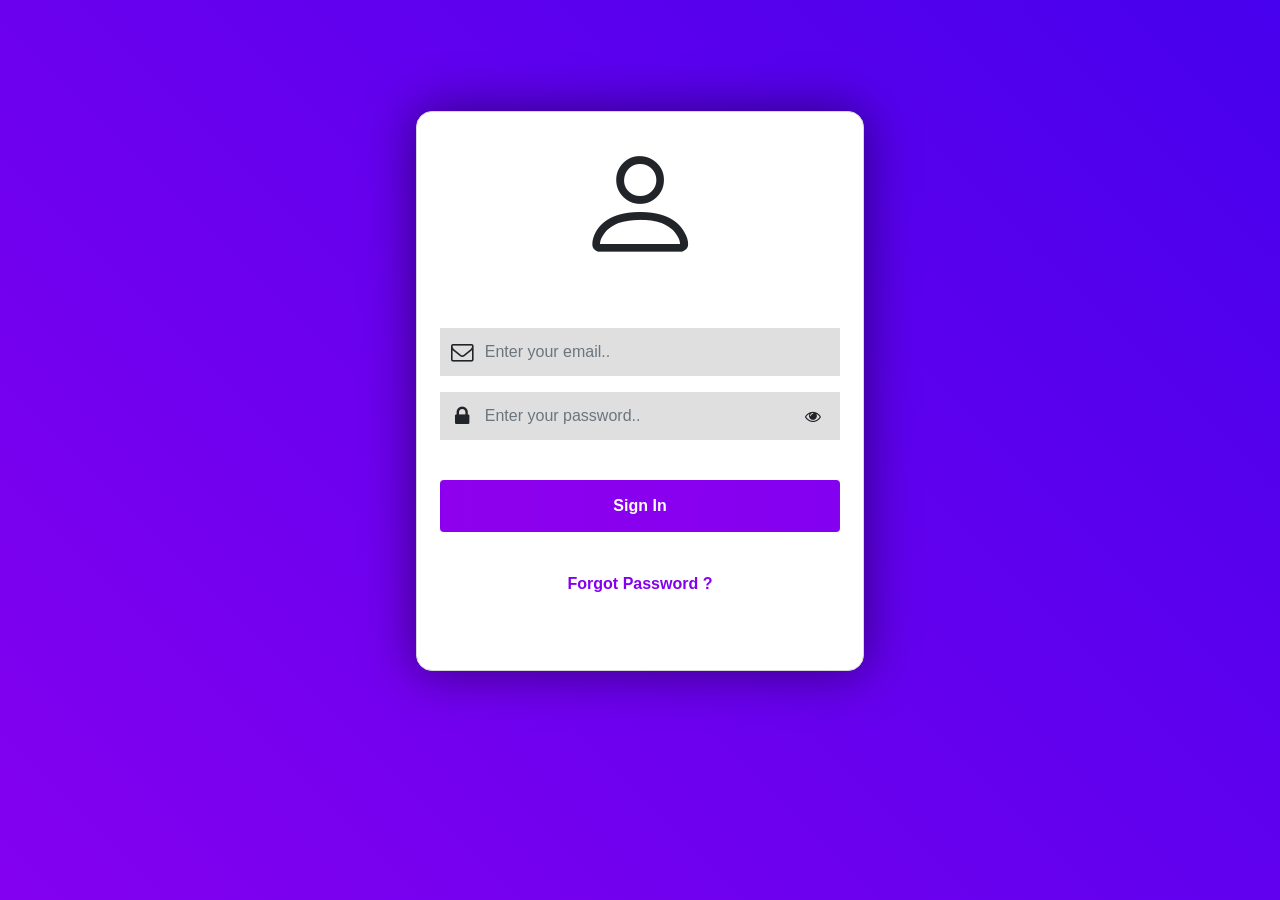
<file: index.html>
<!DOCTYPE html>
<html lang="en">
<head>
    <meta charset="UTF-8">
    <meta http-equiv="X-UA-Compatible" content="IE=edge">
    <meta name="viewport" content="width=device-width, initial-scale=1.0">
    <title>Paramounts Plasters Private Ltd</title>
    <link rel="stylesheet" href="https://cdn.jsdelivr.net/npm/bootstrap@4.6.0/dist/css/bootstrap.min.css" integrity="sha384-B0vP5xmATw1+K9KRQjQERJvTumQW0nPEzvF6L/Z6nronJ3oUOFUFpCjEUQouq2+l" crossorigin="anonymous">
    <link rel="stylesheet" href="https://cdnjs.cloudflare.com/ajax/libs/font-awesome/4.7.0/css/font-awesome.min.css" integrity="sha256-eZrrJcwDc/3uDhsdt61sL2oOBY362qM3lon1gyExkL0=" crossorigin="anonymous" />
    <link rel="stylesheet" href="https://cdn.jsdelivr.net/npm/bootstrap-icons@1.5.0/font/bootstrap-icons.css">
    <link rel="stylesheet" href="./css/style.css">
</head>
<body>
    <div class="bg-gradient">
        <div class="container">
            <div class="row">
                <div class="col-md-12">
                    <div class="user-login">
                        <i class="bi bi-person login-icon"></i>
                        <br>
                        <div class="row">
                            <div class="col-md-12">
                                <div class="form-group d-flex flex-lg-row align-items-center">
                                    <i class="fa fa-envelope-o fa-1x mr-2 input-icon" aria-hidden="true"></i>
                                    <input type="email" placeholder="Enter your email.." class="form-control paramount-control">
                                </div>
                                <div class="form-group d-flex flex-lg-row align-items-center">
                                    <i class="fa fa-lock fa-1x pl-1 input-icon" aria-hidden="true"></i>
                                    <input id="pass" type="password" placeholder="Enter your password.." class="form-control paramount-control">
                                    <i class="fa fa-eye eye-icon"  id="eyeball" ></i>
                                </div>
                                <br>
                                <div class="form-group">
                                    <a href="home.html" class="btn btn-block btn-purple" >Sign In</a>
                                </div>
                                <br>
                                <center><a href="#" class="forgot-password">Forgot Password ?</a></center>
                            </div>
                        </div>
                    </div>
                </div>
            </div>
        </div>
    </div>
    <!-- <nav class="navbar fixed-top shadow navbar-paramount navbar-expand-lg">
        <a href="home.html" class="navbar-brand text-white brand">Paramount Plasters</a>
    </nav> -->

  

    <script src="https://code.jquery.com/jquery-3.5.1.slim.min.js" integrity="sha384-DfXdz2htPH0lsSSs5nCTpuj/zy4C+OGpamoFVy38MVBnE+IbbVYUew+OrCXaRkfj" crossorigin="anonymous"></script>
    <script src="https://cdn.jsdelivr.net/npm/popper.js@1.16.1/dist/umd/popper.min.js" integrity="sha384-9/reFTGAW83EW2RDu2S0VKaIzap3H66lZH81PoYlFhbGU+6BZp6G7niu735Sk7lN" crossorigin="anonymous"></script>
    <script src="https://cdn.jsdelivr.net/npm/bootstrap@4.6.0/dist/js/bootstrap.min.js" integrity="sha384-+YQ4JLhjyBLPDQt//I+STsc9iw4uQqACwlvpslubQzn4u2UU2UFM80nGisd026JF" crossorigin="anonymous"></script>
    <script>
        const togglePassword = document.querySelector('#eyeball');
        const password = document.querySelector('#pass');
        togglePassword.addEventListener('click', function (e) {
            // toggle the type attribute
            const type = password.getAttribute('type') === 'password' ? 'text' : 'password';
            password.setAttribute('type', type);
            // toggle the eye / eye slash icon
            this.classList.toggle('fa-eye-slash');
        });
 
    </script>
</body>
</html>
</file>
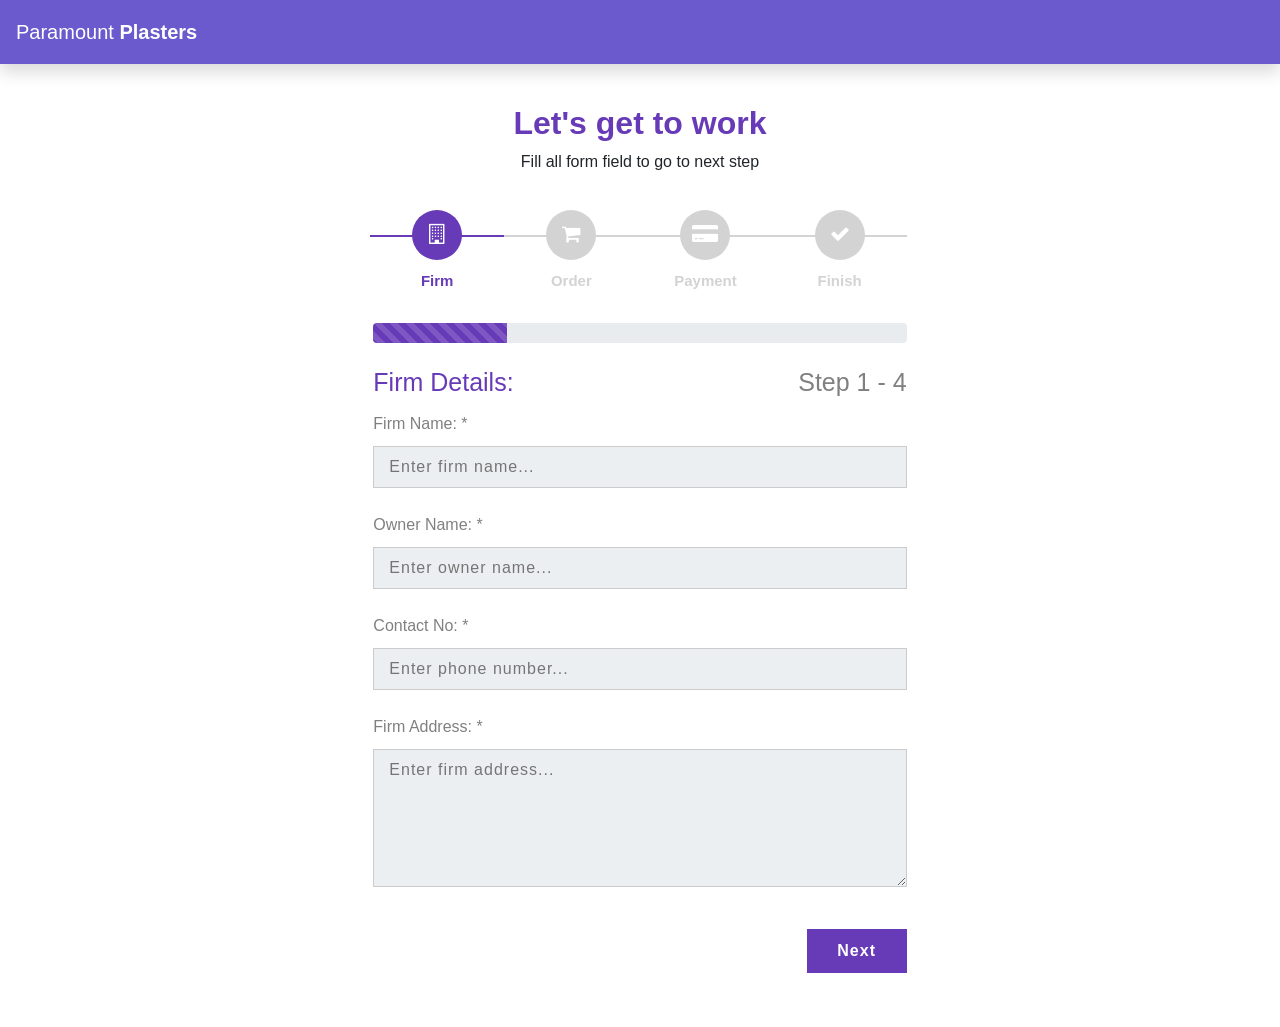
<file: entry.html>
<!DOCTYPE html>
<html lang="en">
  <head>
    <meta charset="UTF-8" />
    <meta http-equiv="X-UA-Compatible" content="IE=edge" />
    <meta name="viewport" content="width=device-width, initial-scale=1.0" />
    <title>Paramounts Plasters Private Ltd</title>
    <link
      rel="stylesheet"
      href="https://cdn.jsdelivr.net/npm/bootstrap@4.6.0/dist/css/bootstrap.min.css"
      integrity="sha384-B0vP5xmATw1+K9KRQjQERJvTumQW0nPEzvF6L/Z6nronJ3oUOFUFpCjEUQouq2+l"
      crossorigin="anonymous"
    />
    <link
      rel="stylesheet"
      href="https://cdnjs.cloudflare.com/ajax/libs/font-awesome/4.7.0/css/font-awesome.min.css"
      integrity="sha256-eZrrJcwDc/3uDhsdt61sL2oOBY362qM3lon1gyExkL0="
      crossorigin="anonymous"
    />
    <link
      rel="stylesheet"
      href="https://cdn.jsdelivr.net/npm/bootstrap-icons@1.5.0/font/bootstrap-icons.css"
    />
    <link rel="stylesheet" href="./css/style.css" />
  </head>

  <body>
    <nav class="navbar fixed-top shadow navbar-paramount navbar-expand-lg">
      <a href="home.html" class="navbar-brand text-white brand"
        >Paramount <b>Plasters</b></a
      >
    </nav>

    <div class="container-fluid mt-5">
      <div class="row justify-content-center">
        <div
          class="
            col-11 col-sm-9 col-md-7 col-lg-6 col-xl-5
            text-center
            p-0
            mt-3
            mb-2
          "
        >
          <div class="card px-0 pt-4 pb-0 mt-3 mb-3">
            <h2 id="heading"><strong>Let's get to work</strong></h2>
            <p>Fill all form field to go to next step</p>
            <form id="msform">
              <!-- progressbar -->
              <ul id="progressbar">
                <li class="active" id="account"><strong>Firm</strong></li>
                <li id="personal"><strong>Order</strong></li>
                <li id="payment"><strong>Payment</strong></li>
                <li id="confirm"><strong>Finish</strong></li>
              </ul>
              <div class="progress">
                <div
                  class="
                    progress-bar progress-bar-striped progress-bar-animated
                  "
                  role="progressbar"
                  aria-valuemin="0"
                  aria-valuemax="100"
                ></div>
              </div>
              <br />
              <!-- fieldsets -->
              <fieldset>
                <div class="form-card">
                  <div class="row">
                    <div class="col-7">
                      <h2 class="fs-title">Firm Details:</h2>
                    </div>
                    <div class="col-5">
                      <h2 class="steps">Step 1 - 4</h2>
                    </div>
                  </div>
                  <label class="fieldlabels">Firm Name: *</label>
                  <input type="name" name="fname" placeholder="Enter firm name..." />
                  <label class="fieldlabels">Owner Name: *</label>
                  <input type="text" name="oname" placeholder="Enter owner name..." />
                  <label class="fieldlabels">Contact No: *</label>
                  <input
                    type="number"
                    name="contact"
                    placeholder="Enter phone number..."
                  />
                  <label class="fieldlabels">Firm Address: *</label>
                  <textarea name="address" id="address" placeholder="Enter firm address..." rows="5"></textarea>
                  
                </div>
                <input
                  type="button"
                  name="next"
                  class="next action-button"
                  value="Next"
                />
              </fieldset>
              <fieldset>
                <div class="form-card">
                  <div class="row">
                    <div class="col-7">
                      <h2 class="fs-title">Order Details:</h2>
                    </div>
                    <div class="col-5">
                      <h2 class="steps">Step 2 - 4</h2>
                    </div>
                  </div>
                  <label class="fieldlabels">Product Name: *</label>
                  <input type="text" name="fname" placeholder="Product Name" />
                  <label class="fieldlabels">Order Quantity: *</label>
                  <input type="number" name="lname" placeholder="Quantity (in numbers)" />
                  <label class="fieldlabels">Order Size: *</label>
                  <input type="text" name="phno" placeholder="Order Size." />
                  <label class="fieldlabels">Total Amount: *</label>
                  <input
                    type="number"
                    name="totalAmt"
                    placeholder="Total Amount"
                  />
                </div>
                <input
                  type="button"
                  name="next"
                  class="next action-button"
                  value="Next"
                />
                <input
                  type="button"
                  name="previous"
                  class="previous action-button-previous"
                  value="Previous"
                />
              </fieldset>
              <fieldset>
                <div class="form-card">
                  <div class="row">
                    <div class="col-7">
                      <h2 class="fs-title">Payment Details:</h2>
                    </div>
                    <div class="col-5">
                      <h2 class="steps">Step 3 - 4</h2>
                    </div>
                  </div>
                  <label class="fieldlabels">Total Amount: *</label>
                  <input type="text" name="fname" placeholder="Total Amount" />
                  <label class="fieldlabels">Amount Collected: *</label>
                  <input type="number" name="lname" placeholder="Amount (in Cash or Check)" />
                  <label class="fieldlabels">Mode of Payment: *</label>
                  <select class="form-control" name="ttype" id="ttype">
                      <option value="Cash">Cash</option>
                      <option value="Cheque">Cheque</option>
                  </select>
                  <br>
                  <label class="fieldlabels">Credit Amount: *</label>
                  <input
                    type="number"
                    name="cAmt"
                    placeholder="Credit Amount"
                  />
                </div>
                <input
                  type="button"
                  name="next"
                  class="next action-button"
                  value="Submit"
                />
                <input
                  type="button"
                  name="previous"
                  class="previous action-button-previous"
                  value="Previous"
                />
              </fieldset>
              <fieldset>
                <div class="form-card">
                  <div class="row">
                    <div class="col-7">
                      <h2 class="fs-title">Session Details:</h2>
                    </div>
                    <div class="col-5">
                      <h2 class="steps">Step 4 - 4</h2>
                    </div>
                  </div>
                  <br /><br />
                  <h2 class="purple-text text-center">
                    <strong>SUCCESS !</strong>
                  </h2>
                  <br />
                  <div class="row justify-content-center">
                    <div class="col-3">
                      <img
                        src="./img/1.png"
                        class="fit-image"
                      />
                    </div>
                  </div>
                  <br /><br />
                  <div class="row justify-content-center">
                    <div class="col-7 text-center">
                      <h5 class="purple-text text-center">
                        You Have Successfully Completed Task
                      </h5>
                      <br>
                      <br>
                    </div>
                </div>
            </div>
            <button class="btn btn-purple" onclick="window.location.reload();">Next Entry</button>
              </fieldset>
            </form>
          </div>
        </div>
      </div>
    </div>
    <script
      src="https://code.jquery.com/jquery-3.5.1.slim.min.js"
      integrity="sha384-DfXdz2htPH0lsSSs5nCTpuj/zy4C+OGpamoFVy38MVBnE+IbbVYUew+OrCXaRkfj"
      crossorigin="anonymous"
    ></script>
    <script src="https://cdnjs.cloudflare.com/ajax/libs/jquery/3.2.1/jquery.min.js"></script>
    <script
      src="https://cdn.jsdelivr.net/npm/popper.js@1.16.1/dist/umd/popper.min.js"
      integrity="sha384-9/reFTGAW83EW2RDu2S0VKaIzap3H66lZH81PoYlFhbGU+6BZp6G7niu735Sk7lN"
      crossorigin="anonymous"
    ></script>
    <script
      src="https://cdn.jsdelivr.net/npm/bootstrap@4.6.0/dist/js/bootstrap.min.js"
      integrity="sha384-+YQ4JLhjyBLPDQt//I+STsc9iw4uQqACwlvpslubQzn4u2UU2UFM80nGisd026JF"
      crossorigin="anonymous"
    ></script>
    <script>
      $(document).ready(function () {
        var current_fs, next_fs, previous_fs; //fieldsets
        var opacity;
        var current = 1;
        var steps = $("fieldset").length;

        setProgressBar(current);

        $(".next").click(function () {
          current_fs = $(this).parent();
          next_fs = $(this).parent().next();

          //Add Class Active
          $("#progressbar li")
            .eq($("fieldset").index(next_fs))
            .addClass("active");

          //show the next fieldset
          next_fs.show();
          //hide the current fieldset with style
          current_fs.animate(
            { opacity: 0 },
            {
              step: function (now) {
                // for making fielset appear animation
                opacity = 1 - now;

                current_fs.css({
                  display: "none",
                  position: "relative",
                });
                next_fs.css({ opacity: opacity });
              },
              duration: 500,
            }
          );
          setProgressBar(++current);
        });

        $(".previous").click(function () {
          current_fs = $(this).parent();
          previous_fs = $(this).parent().prev();

          //Remove class active
          $("#progressbar li")
            .eq($("fieldset").index(current_fs))
            .removeClass("active");

          //show the previous fieldset
          previous_fs.show();

          //hide the current fieldset with style
          current_fs.animate(
            { opacity: 0 },
            {
              step: function (now) {
                // for making fielset appear animation
                opacity = 1 - now;

                current_fs.css({
                  display: "none",
                  position: "relative",
                });
                previous_fs.css({ opacity: opacity });
              },
              duration: 500,
            }
          );
          setProgressBar(--current);
        });

        function setProgressBar(curStep) {
          var percent = parseFloat(100 / steps) * curStep;
          percent = percent.toFixed();
          $(".progress-bar").css("width", percent + "%");
        }

        $(".submit").click(function () {
          return false;
        });
      });
    </script>
  </body>
</html>
</file>
<file: css/style.css>
html,body{
    margin: 0%;
    padding:0%;
    height: 100%;
    width: 100%;
    font-family: Arial, Helvetica, sans-serif;
}
.navbar-paramount{
    height: 4rem;
    background-color: slateblue;
}
.brand{
    font-weight: 400;
}
.user-login{
    width: 28rem;
    height: 35rem;
    background-color: #ffffff;
    margin: auto;
    margin-top: 10%;
    border-radius: 1rem;
    border: 1px solid #d6d6d6;
    box-shadow: 0px 0px 50px rgba(0, 0, 0, 0.5);
    display: flex;
    flex-direction: column;
    align-items: center;
}
.bg-gradient{
    background:linear-gradient(45deg,rgb(132, 0, 240),rgb(71, 0, 237));
    height: 100%;
    width: 100%;
}
.login-icon{
    font-size: 8rem;
}
.input-icon{
    position: absolute;
    left: 6%;
}
.eye-icon{
    position: absolute;
    right: 8%;
    cursor: pointer;
}
.paramount-control{
    border: none;
    outline: none !important;
    background-color: #dfdfdf;
    padding: 1.5rem 1rem 1.5rem 2.8rem;
    width: 25rem;
    border-radius: 0%;
}
.btn-purple{
    background:linear-gradient(270deg,#8400f0,#8e00ed);
    color: #fff;
    padding: 0.8rem 1rem 0.8rem 1rem;
    font-weight: 600;
    font-size: 1rem;
}
.fa-1x{
    font-size: 1.4rem;
}
.forgot-password{
    padding: 0.5rem;
    font-weight: 600;
    color: #8400f0;
}
.upload-photo{
    width: 28rem;
    background-color: #ffffff;
    margin: auto;
    margin-top: 8%;
    border-radius: 5px;
    border: 1px solid #b5b5b5;
    box-shadow: 0px 0px 25px rgba(0, 0, 0, 0.25);
    display: flex;
    flex-direction: column;
    align-items: center;
}
#upload {
    opacity: 0;
}

#upload-label {
    position: absolute;
    top: 50%;
    left: 1rem;
    transform: translateY(-50%);
}

.image-area {
    border: 2px dashed rgba(99, 99, 99, 0.7);
    padding: 1rem;
    position: relative;
    object-fit: cover;
}

.image-area::before {
    content: 'Uploaded image result';
    color: rgb(56, 56, 56);
    font-weight: bold;
    text-transform: uppercase;
    position: absolute;
    top: 50%;
    left: 50%;
    transform: translate(-50%, -50%);
    font-size: 0.8rem;
    z-index: 1;
}

.image-area img {
    z-index: 2;
    position: relative;
}
@media (max-width:768px) {
    .user-login{
        width: 98%;
        height: 35rem;
        background-color: #ffffff;
        margin: auto;
        margin-top: 25%;
        border-radius: 1rem;
        border: 1px solid #d6d6d6;
        box-shadow: 0px 0px 50px rgba(0, 0, 0, 0.5);
    }
    .paramount-control{
        border: none;
        outline: none !important;
        background-color: #ededed;
        padding: 1.5rem 1rem 1.5rem 2.8rem;
        width: 20rem;
    }
    .input-icon{
        position: absolute;
        left: 7%;
    }
    .upload-photo{
        width: 95%;
        background-color: #ffffff;
        margin: auto;
        margin-top: 25%;
        border-radius: 5px;
        border: 1px solid #d6d6d6;
        box-shadow: 0px 0px 25px rgba(0, 0, 0, 0.25);
        display: flex;
        flex-direction: column;
        align-items: center;
    }
}

/* Form */

#heading {
    text-transform: none;
    color: #673AB7;
    font-weight: normal
}

#msform {
    text-align: center;
    position: relative;
    margin-top: 20px
}

#msform fieldset {
    background: white;
    border: 0 none;
    border-radius: 0.5rem;
    box-sizing: border-box;
    width: 100%;
    margin: 0;
    padding-bottom: 20px;
    position: relative
}

.form-card {
    text-align: left
}

#msform fieldset:not(:first-of-type) {
    display: none
}

#msform input,
#msform textarea {
    padding: 8px 15px 8px 15px;
    border: 1px solid #ccc;
    border-radius: 0px;
    margin-bottom: 25px;
    margin-top: 2px;
    width: 100%;
    box-sizing: border-box;
    color: #2C3E50;
    background-color: #ECEFF1;
    font-size: 16px;
    letter-spacing: 1px
}

#msform input:focus,
#msform textarea:focus {
    -moz-box-shadow: none !important;
    -webkit-box-shadow: none !important;
    box-shadow: none !important;
    border: 1px solid #673AB7;
    outline-width: 0
}

#msform .action-button {
    width: 100px;
    background: #673AB7;
    font-weight: bold;
    color: white;
    border: 0 none;
    border-radius: 0px;
    cursor: pointer;
    padding: 10px 5px;
    margin: 10px 0px 10px 5px;
    float: right;
    font-family: 'Segoe UI', Tahoma, Geneva, Verdana, sans-serif!important;
}

#msform .action-button:hover,
#msform .action-button:focus {
    background-color: #311B92
}

#msform .action-button-previous {
    width: 100px;
    background: #616161;
    font-weight: bold;
    color: white;
    border: 0 none;
    border-radius: 0px;
    cursor: pointer;
    padding: 10px 5px;
    margin: 10px 5px 10px 0px;
    float: right
}

#msform .action-button-previous:hover,
#msform .action-button-previous:focus {
    background-color: #000000
}

.card {
    z-index: 0;
    border: none;
    position: relative
}

.fs-title {
    font-size: 25px;
    color: #673AB7;
    margin-bottom: 15px;
    font-weight: normal;
    text-align: left
}

.purple-text {
    color: #673AB7;
    font-weight: normal
}

.steps {
    font-size: 25px;
    color: gray;
    margin-bottom: 10px;
    font-weight: normal;
    text-align: right
}

.fieldlabels {
    color: gray;
    text-align: left
}

#progressbar {
    margin-bottom: 30px;
    margin-left: -2.7rem !important;
    overflow: hidden;
    color: lightgrey
}

#progressbar .active {
    color: #673AB7
}

#progressbar li {
    list-style-type: none;
    font-size: 15px;
    width: 25%;
    float: left;
    position: relative;
    font-weight: 400
}

#progressbar #account:before {
    font-family: FontAwesome;
    content: "\f0f7"
}

#progressbar #personal:before {
    font-family: FontAwesome;
    content: "\f07a"
}

#progressbar #payment:before {
    font-family: FontAwesome;
    content: "\f283"
}

#progressbar #confirm:before {
    font-family: FontAwesome;
    content: "\f00c"
}

#progressbar li:before {
    width: 50px;
    height: 50px;
    line-height: 45px;
    display: block;
    font-size: 20px;
    color: #ffffff;
    background: lightgray;
    border-radius: 50%;
    margin: 0 auto 10px auto;
    padding: 2px
}

#progressbar li:after {
    content: '';
    width: 100%;
    height: 2px;
    background: lightgray;
    position: absolute;
    left: 0;
    top: 25px;
    z-index: -1
}

#progressbar li.active:before,
#progressbar li.active:after {
    background: #673AB7
}

.progress {
    height: 20px
}

.progress-bar {
    background-color: #673AB7
}

.fit-image {
    width: 100%;
    object-fit: cover
}
</file>
